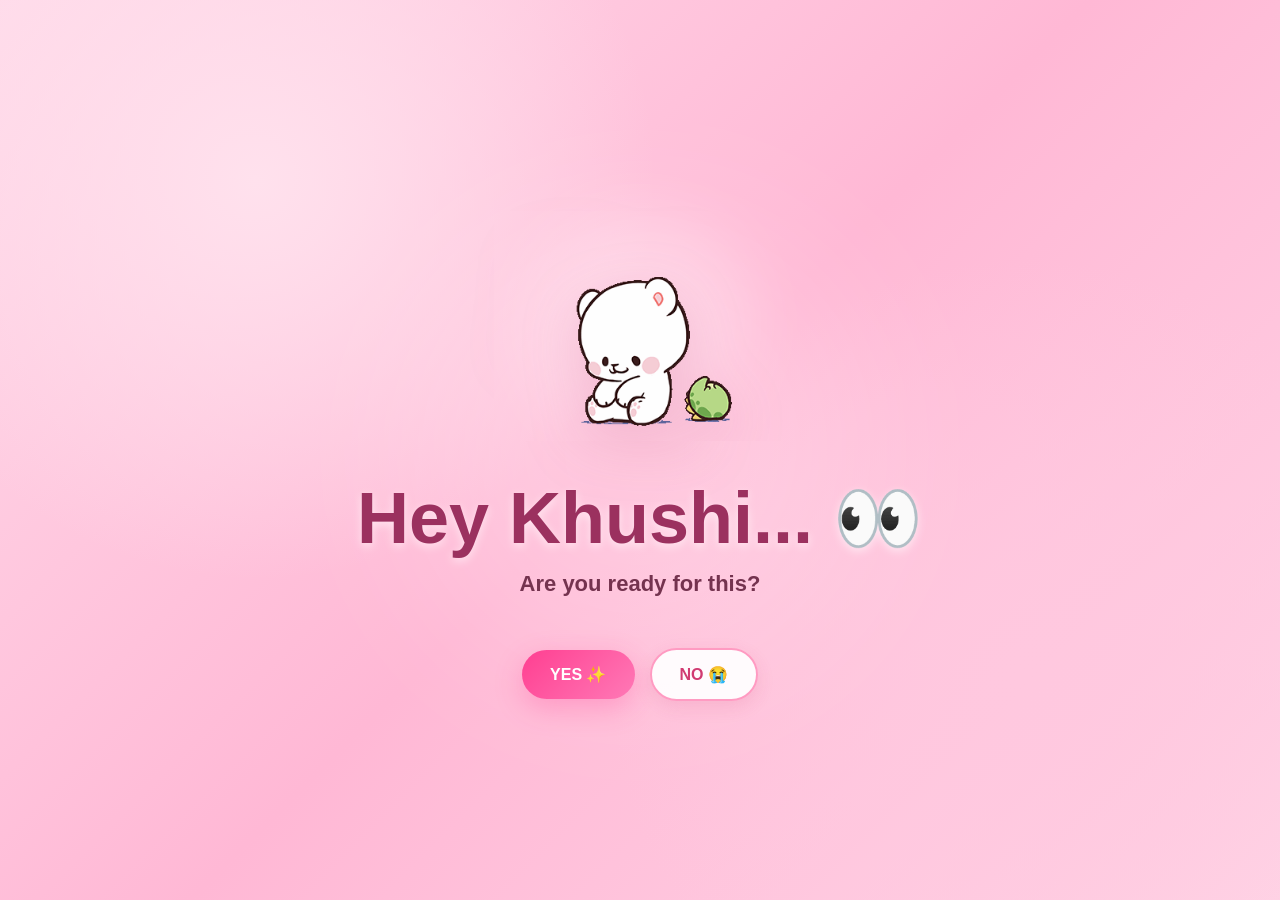
<file: index.html>
<!DOCTYPE html>
<html lang="en">

<head>

    <meta charset="UTF-8">

    <meta
        name="viewport"
        content="width=device-width, initial-scale=1.0"
    >

    <title>For Khushi ❤️</title>

    <link
        rel="stylesheet"
        href="style.css"
    >

</head>


<body>

    <!-- Floating hearts and flowers -->
    <div
        class="floating-elements"
        id="floatingElements"
    ></div>


    <!-- Main page -->
    <main class="page">


        <!-- GIF -->
        <div class="gif-container">

            <img
                id="reactionGif"
                src="assets\gifs\panda7.gif"
                alt="Cute panda reaction"
            >

        </div>


        <!-- Fixed title -->
        <h1 id="title">

            Hey Khushi...
            <span class="eyes">👀</span>

        </h1>


        <!-- Changing question -->
        <p id="question">

            Are you ready for this?

        </p>


        <!-- Buttons -->
        <div class="buttons">


            <button
                id="yesButton"
                class="yes-button"
            >
                YES ✨
            </button>


            <button
                id="noButton"
                class="no-button"
            >
                NO 😭
            </button>


        </div>


    </main>


    <script src="script.js"></script>

</body>

</html>
</file>
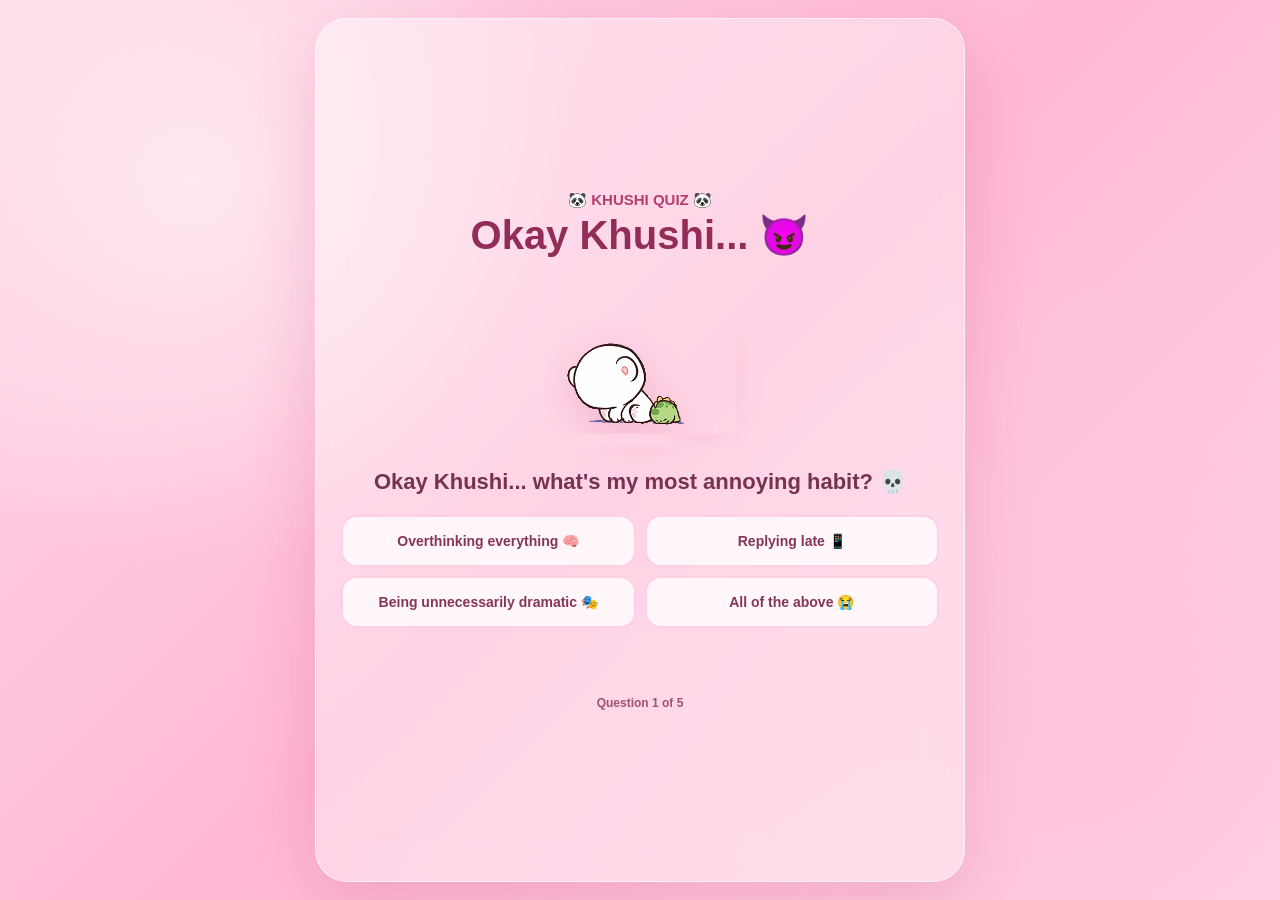
<file: page2.html>
<!DOCTYPE html>
<html lang="en">

<head>

    <meta charset="UTF-8">

    <meta
        name="viewport"
        content="width=device-width, initial-scale=1.0"
    >

    <title>Okay Khushi... 🐼</title>


    <style>

        /* =========================================
           RESET
        ========================================= */

        * {
            margin: 0;
            padding: 0;
            box-sizing: border-box;
        }


        /* =========================================
           BODY
        ========================================= */

        body {

            min-height: 100vh;

            overflow: hidden;

            font-family:
                Arial,
                Helvetica,
                sans-serif;

            color: #74334f;

            background:
                radial-gradient(
                    circle at 15% 20%,
                    #ffe8f1,
                    transparent 30%
                ),
                radial-gradient(
                    circle at 85% 80%,
                    #ffc5dc,
                    transparent 35%
                ),
                linear-gradient(
                    135deg,
                    #ffdbea,
                    #ffb8d5,
                    #ffd8e8
                );

            display: flex;

            justify-content: center;

            align-items: center;

            padding: 15px;
        }


        /* =========================================
           FLOATING BACKGROUND
        ========================================= */

        .background {

            position: fixed;

            inset: 0;

            overflow: hidden;

            pointer-events: none;

            z-index: 0;
        }


        .particle {

            position: absolute;

            bottom: -40px;

            opacity: 0;

            animation:
                floatUp
                linear
                forwards;
        }


        @keyframes floatUp {

            0% {

                transform:
                    translateY(0)
                    rotate(0deg)
                    scale(.7);

                opacity: 0;

            }

            15% {

                opacity: .7;

            }

            100% {

                transform:
                    translateY(-115vh)
                    rotate(360deg)
                    scale(1.1);

                opacity: 0;
            }
        }


        /* =========================================
           MAIN CARD
        ========================================= */

        .quiz-card {

            width:
                min(
                    650px,
                    100%
                );

            height: 96vh;

            max-height: 96vh;

            overflow: hidden;

            display: flex;

            flex-direction: column;

            justify-content: center;

            background:
                rgba(
                    255,
                    255,
                    255,
                    .38
                );

            backdrop-filter:
                blur(18px);

            -webkit-backdrop-filter:
                blur(18px);

            border:
                1px solid
                rgba(
                    255,
                    255,
                    255,
                    .55
                );

            border-radius: 32px;

            padding:
                18px 25px;

            text-align: center;

            box-shadow:
                0 25px 70px
                rgba(
                    180,
                    40,
                    100,
                    .18
                );

            position: relative;

            z-index: 2;
        }


        /* =========================================
           SMALL TITLE
        ========================================= */

        .small-title {

            font-size: 15px;

            font-weight: 700;

            color: #b43e70;

            margin-bottom: 3px;
        }


        /* =========================================
           MAIN TITLE
        ========================================= */

        h1 {

            font-size:
                clamp(
                    27px,
                    5vw,
                    40px
                );

            color: #922d5a;

            margin-bottom: 5px;
        }


        /* =========================================
           GIF
        ========================================= */

        .gif-wrapper {

            width: 190px;

            height: 190px;

            margin:
                0 auto 4px;

            display: flex;

            justify-content: center;

            align-items: center;

            flex-shrink: 0;
        }


        .gif-wrapper img {

            max-width: 100%;

            max-height: 100%;

            object-fit: contain;

            border-radius: 20px;

            filter:
                drop-shadow(
                    0 12px 20px
                    rgba(
                        180,
                        40,
                        100,
                        .16
                    )
                );

            transition:
                opacity .25s ease,
                transform .3s ease;
        }


        .gif-out {

            opacity: 0;

            transform:
                scale(.8)
                rotate(-4deg);
        }


        .gif-in {

            animation:
                gifIn
                .45s
                ease;
        }


        @keyframes gifIn {

            0% {

                opacity: 0;

                transform:
                    scale(.75)
                    rotate(4deg);

            }

            60% {

                opacity: 1;

                transform:
                    scale(1.07)
                    rotate(-2deg);

            }

            100% {

                opacity: 1;

                transform:
                    scale(1)
                    rotate(0);
            }
        }


        /* =========================================
           QUESTION
        ========================================= */

        .question {

            font-size:
                clamp(
                    17px,
                    3.5vw,
                    22px
                );

            font-weight: 700;

            min-height: 48px;

            display: flex;

            justify-content: center;

            align-items: center;

            margin-bottom: 7px;

            line-height: 1.25;
        }


        /* =========================================
           ANSWERS
        ========================================= */

        .answers {

            display: grid;

            grid-template-columns:
                repeat(
                    2,
                    minmax(0, 1fr)
                );

            gap: 9px;

            margin-top: 2px;
        }


        .answer {

            border: none;

            border-radius: 16px;

            padding:
                11px 10px;

            min-height: 52px;

            background:
                rgba(
                    255,
                    255,
                    255,
                    .78
                );

            color: #853557;

            font-size: 14px;

            font-weight: 700;

            cursor: pointer;

            border:
                2px solid
                rgba(
                    255,
                    137,
                    181,
                    .35
                );

            transition:
                transform .25s ease,
                background .25s ease,
                box-shadow .25s ease;
        }


        .answer:hover {

            transform:
                translateY(-3px)
                scale(1.02);

            background:
                #fff4f8;

            box-shadow:
                0 8px 20px
                rgba(
                    190,
                    50,
                    110,
                    .15
                );
        }


        .answer:active {

            transform:
                scale(.96);
        }


        /* =========================================
           REACTION
        ========================================= */

        .reaction {

            min-height: 55px;

            display: flex;

            flex-direction: column;

            justify-content: center;

            align-items: center;

            margin-top: 5px;

            opacity: 0;

            transform:
                translateY(8px);

            transition:
                opacity .3s ease,
                transform .3s ease;
        }


        .reaction.show {

            opacity: 1;

            transform:
                translateY(0);
        }


        .reaction-text {

            font-size: 18px;

            font-weight: 800;

            color: #a62f62;

            margin-bottom: 2px;
        }


        .reaction-subtext {

            font-size: 13px;

            color: #8a4a65;
        }


        /* =========================================
           NEXT BUTTON
        ========================================= */

        .next-button {

            display: none;

            margin:
                6px auto 0;

            padding:
                11px 28px;

            border: none;

            border-radius: 50px;

            background:
                linear-gradient(
                    135deg,
                    #ff3f91,
                    #ff79b6
                );

            color: white;

            font-size: 15px;

            font-weight: 800;

            cursor: pointer;

            box-shadow:
                0 10px 25px
                rgba(
                    255,
                    50,
                    140,
                    .25
                );

            transition:
                transform .25s ease;
        }


        .next-button:hover {

            transform:
                translateY(-3px)
                scale(1.04);
        }


        .next-button.show {

            display: inline-block;

            animation:
                buttonAppear
                .4s
                ease;
        }


        @keyframes buttonAppear {

            0% {

                opacity: 0;

                transform:
                    translateY(10px)
                    scale(.8);
            }

            100% {

                opacity: 1;

                transform:
                    translateY(0)
                    scale(1);
            }
        }


        /* =========================================
           PROGRESS
        ========================================= */

        .progress {

            margin-top: 8px;

            font-size: 12px;

            color: #a05272;

            font-weight: 700;
        }


        /* =========================================
           FINAL SCREEN
        ========================================= */

        .final-screen {

            display: none;
        }


        .final-screen.show {

            display: block;

            animation:
                finalAppear
                .6s
                ease;
        }


        @keyframes finalAppear {

            0% {

                opacity: 0;

                transform:
                    scale(.9);
            }

            100% {

                opacity: 1;

                transform:
                    scale(1);
            }
        }


        .final-screen h2 {

            font-size:
                clamp(
                    30px,
                    7vw,
                    48px
                );

            color: #a32e62;

            margin-bottom: 12px;
        }


        .final-screen p {

            font-size: 18px;

            line-height: 1.5;

            color: #7d3d5b;

            margin-bottom: 20px;
        }


        .continue-button {

            border: none;

            border-radius: 50px;

            padding:
                14px 30px;

            background:
                linear-gradient(
                    135deg,
                    #ff3f91,
                    #ff79b6
                );

            color: white;

            font-weight: 800;

            font-size: 16px;

            cursor: pointer;

            box-shadow:
                0 10px 30px
                rgba(
                    255,
                    50,
                    140,
                    .3
                );
        }


        /* =========================================
           MOBILE
        ========================================= */

        @media (
            max-width: 550px
        ) {

            body {

                padding: 8px;
            }


            .quiz-card {

                height: 97vh;

                max-height: 97vh;

                padding:
                    12px 12px;

                border-radius: 24px;
            }


            .small-title {

                font-size: 13px;
            }


            h1 {

                font-size: 28px;
            }


            .gif-wrapper {

                width: 155px;

                height: 155px;
            }


            .question {

                font-size: 17px;

                min-height: 45px;
            }


            .answers {

                grid-template-columns:
                    1fr;

                gap: 7px;
            }


            .answer {

                min-height: 45px;

                padding:
                    9px 8px;

                font-size: 13px;
            }


            .reaction {

                min-height: 50px;
            }


            .reaction-text {

                font-size: 16px;
            }


            .reaction-subtext {

                font-size: 12px;
            }


            .next-button {

                padding:
                    10px 25px;

                font-size: 14px;
            }

        }


        /* =========================================
           VERY SMALL PHONES
        ========================================= */

        @media (
            max-height: 700px
        ) {

            .gif-wrapper {

                width: 125px;

                height: 125px;
            }


            .quiz-card {

                padding:
                    8px 12px;
            }


            h1 {

                font-size: 25px;
            }


            .question {

                min-height: 38px;

                font-size: 16px;
            }


            .answer {

                min-height: 40px;

                padding:
                    7px;
            }


            .reaction {

                min-height: 43px;

                margin-top: 2px;
            }


            .reaction-text {

                font-size: 15px;
            }


            .progress {

                margin-top: 4px;
            }

        }

    </style>

</head>


<body>


    <!-- =========================================
         FLOATING BACKGROUND
    ========================================== -->

    <div
        class="background"
        id="background"
    ></div>


    <!-- =========================================
         QUIZ CARD
    ========================================== -->

    <main
        class="quiz-card"
        id="quizCard"
    >


        <div class="small-title">
            🐼 KHUSHI QUIZ 🐼
        </div>


        <h1>
            Okay Khushi... 😈
        </h1>


        <!-- GIF -->

        <div class="gif-wrapper">

            <img
                id="reactionGif"
                src="assets/gifs/panda7.gif"
                alt="Panda reaction"
            >

        </div>


        <!-- QUESTION -->

        <div
            class="question"
            id="question"
        ></div>


        <!-- ANSWERS -->

        <div
            class="answers"
            id="answers"
        ></div>


        <!-- REACTION -->

        <div
            class="reaction"
            id="reaction"
        >

            <div
                class="reaction-text"
                id="reactionText"
            ></div>

            <div
                class="reaction-subtext"
                id="reactionSubtext"
            ></div>

        </div>


        <!-- NEXT -->

        <button
            class="next-button"
            id="nextButton"
        >
            NEXT → 💗
        </button>


        <!-- PROGRESS -->

        <div
            class="progress"
            id="progress"
        ></div>


        <!-- FINAL -->

        <div
            class="final-screen"
            id="finalScreen"
        >

            <h2>
                YOU SURVIVED 😂
            </h2>

            <p>
                Okay... maybe you know me
                better than I thought. 👀
            </p>

            <button
                class="continue-button"
                onclick="goToPage3()"
            >
                CONTINUE 💗
            </button>

        </div>


    </main>


    <script>

        /* =========================================
           QUESTIONS
        ========================================= */

        const questions = [

            {
                question:
                    "Okay Khushi... what's my most annoying habit? 💀",

                answers: [

                    {
                        text:
                            "Overthinking everything 🧠",

                        gif:
                            "q1thinking.gif",

                        reaction:
                            "BRO... REALLY? 😭",

                        sub:
                            "Okay, that's actually accurate."
                    },

                    {
                        text:
                            "Replying late 📱",

                        gif:
                            "q1waiting.gif",

                        reaction:
                            "YOU DID NOT JUST SAY THAT 💀",

                        sub:
                            "I prefer the term 'strategic replying.'"
                    },

                    {
                        text:
                            "Being unnecessarily dramatic 🎭",

                        gif:
                            "q1dramatic.gif",

                        reaction:
                            "EXCUSE ME?! 😭",

                        sub:
                            "Me? Dramatic? Never."
                    },

                    {
                        text:
                            "All of the above 😭",

                        gif:
                            "q1dead.gif",

                        reaction:
                            "💀 I KNEW YOU'D PICK THIS",

                        sub:
                            "At least you're honest."
                    }

                ]
            },


            {
                question:
                    "Be honest... who is more dramatic? 👀",

                answers: [

                    {
                        text:
                            "Obviously you 😌",

                        gif:
                            "q2Smug.gif",

                        reaction:
                            "LOOK AT YOU BEING CONFIDENT 😌",

                        sub:
                            "I respect the confidence."
                    },

                    {
                        text:
                            "Obviously me 😭",

                        gif:
                            "q2Shocked.gif",

                        reaction:
                            "WAIT... YOU ADMITTED IT?! 😱",

                        sub:
                            "Character development."
                    },

                    {
                        text:
                            "Both of us 💀",

                        gif:
                            "q2fighting panda.gif",

                        reaction:
                            "NOW THIS IS ACCURATE 😂",

                        sub:
                            "Two dramatic people. One friendship."
                    },

                    {
                        text:
                            "I'm not answering this 😂",

                        gif:
                            "q2Scared.gif",

                        reaction:
                            "RUNNING AWAY FROM THE TRUTH? 😭",

                        sub:
                            "Interesting strategy, Khushi."
                    }

                ]
            },


            {
                question:
                    "If I suddenly disappear for 6 hours, what are you most likely to think? 📱",

                answers: [

                    {
                        text:
                            "He's sleeping 😴",

                        gif:
                            "q3Sleepingpanda.gif",

                        reaction:
                            "YOU KNOW ME TOO WELL 😴",

                        sub:
                            "Honestly... probably."
                    },

                    {
                        text:
                            "He's busy",

                        gif:
                            "q3Working.gif",

                        reaction:
                            "LOOK AT YOU GIVING ME THE BENEFIT OF THE DOUBT 😂",

                        sub:
                            "That's actually nice of you."
                    },

                    {
                        text:
                            "Something happened 💀",

                        gif:
                            "q3Panicking.gif",

                        reaction:
                            "WHY ARE WE PANICKING?! 😭",

                        sub:
                            "I promise I'm probably just sleeping."
                    },

                    {
                        text:
                            "Finally, some peace 😂",

                        gif:
                            "q3Happy.gif",

                        reaction:
                            "WOW. JUST WOW. 💀",

                        sub:
                            "So that's how you really feel?"
                    }

                ]
            },


            {
                question:
                    "We are stuck in a zombie apocalypse. Who survives longer? 🧟",

                answers: [

                    {
                        text:
                            "Me 😎",

                        gif:
                            "q4Hero.gif",

                        reaction:
                            "THE CONFIDENCE 😎",

                        sub:
                            "Okay superhero."
                    },

                    {
                        text:
                            "You 🗿",

                        gif:
                            "q4Strong.gif",

                        reaction:
                            "FINALLY SOME RESPECT 💪",

                        sub:
                            "I knew you'd choose wisely."
                    },

                    {
                        text:
                            "Neither of us 💀",

                        gif:
                            "q4Dead.gif",

                        reaction:
                            "AT LEAST WE'LL DIE TOGETHER 💀",

                        sub:
                            "Friendship goals, I guess?"
                    },

                    {
                        text:
                            "I'll sacrifice you first 😭",

                        gif:
                            "q4Evil.gif",

                        reaction:
                            "KHUSHI?! 😭",

                        sub:
                            "I am remembering this."
                    }

                ]
            },


            {
                question:
                    "Okay, enough roasting me... 😭 What do you think I appreciate the most about you?",

                answers: [

                    {
                        text:
                            "That you listen",

                        gif:
                            "q5Cute.gif",

                        reaction:
                            "AWW... 🥺",

                        sub:
                            "That's actually really sweet."
                    },

                    {
                        text:
                            "That you stay",

                        gif:
                            "q5Emotional.gif",

                        reaction:
                            "OKAY... THAT ONE HIT 🥹",

                        sub:
                            "Moving on before this gets emotional."
                    },

                    {
                        text:
                            "That you tolerate my nonsense 💀",

                        gif:
                            "q5Happy.gif",

                        reaction:
                            "HONESTLY... YES 😂",

                        sub:
                            "You deserve an award."
                    },

                    {
                        text:
                            "All of the above 🥹",

                        gif:
                            "q5hugging.gif",

                        reaction:
                            "OKAY KHUSHI... 🥹🫂",

                        sub:
                            "Maybe you do know me after all."
                    }

                ]
            }

        ];


        /* =========================================
           STATE
        ========================================= */

        let currentQuestion = 0;

        let answered = false;


        /* =========================================
           ELEMENTS
        ========================================= */

        const gif =
            document.getElementById(
                "reactionGif"
            );

        const question =
            document.getElementById(
                "question"
            );

        const answers =
            document.getElementById(
                "answers"
            );

        const reaction =
            document.getElementById(
                "reaction"
            );

        const reactionText =
            document.getElementById(
                "reactionText"
            );

        const reactionSubtext =
            document.getElementById(
                "reactionSubtext"
            );

        const nextButton =
            document.getElementById(
                "nextButton"
            );

        const progress =
            document.getElementById(
                "progress"
            );

        const finalScreen =
            document.getElementById(
                "finalScreen"
            );


        /* =========================================
           LOAD QUESTION
        ========================================= */

        function loadQuestion() {

            answered = false;


            const data =
                questions[
                    currentQuestion
                ];


            question.textContent =
                data.question;


            progress.textContent =
                `Question ${
                    currentQuestion + 1
                } of ${
                    questions.length
                }`;


            answers.innerHTML =
                "";


            reaction.classList.remove(
                "show"
            );


            nextButton.classList.remove(
                "show"
            );


            data.answers.forEach(
                (answer) => {

                    const button =
                        document.createElement(
                            "button"
                        );


                    button.className =
                        "answer";


                    button.textContent =
                        answer.text;


                    button.addEventListener(
                        "click",
                        () => {

                            chooseAnswer(
                                answer,
                                button
                            );

                        }
                    );


                    answers.appendChild(
                        button
                    );

                }
            );

        }


        /* =========================================
           CHOOSE ANSWER
        ========================================= */

        function chooseAnswer(
            answer,
            clickedButton
        ) {

            if (answered) {

                return;

            }


            answered = true;


            /* Disable answers */

            document
                .querySelectorAll(
                    ".answer"
                )
                .forEach(
                    (button) => {

                        button.disabled =
                            true;

                    }
                );


            /* Highlight answer */

            clickedButton.style.background =
                "#ffe4ef";


            clickedButton.style.transform =
                "scale(1.03)";


            /* GIF transition */

            gif.classList.add(
                "gif-out"
            );


            setTimeout(
                () => {

                    gif.src =
                        "assets/gifs/" +
                        answer.gif;


                    gif.classList.remove(
                        "gif-out"
                    );


                    gif.classList.remove(
                        "gif-in"
                    );


                    void gif.offsetWidth;


                    gif.classList.add(
                        "gif-in"
                    );

                },
                220
            );


            /* Reaction */

            reactionText.textContent =
                answer.reaction;


            reactionSubtext.textContent =
                answer.sub;


            setTimeout(
                () => {

                    reaction.classList.add(
                        "show"
                    );

                    nextButton.classList.add(
                        "show"
                    );

                },
                300
            );

        }


        /* =========================================
           NEXT BUTTON
        ========================================= */

        nextButton.addEventListener(
            "click",
            () => {

                currentQuestion++;


                if (
                    currentQuestion >=
                    questions.length
                ) {

                    showFinal();

                    return;

                }


                loadQuestion();

            }
        );


        /* =========================================
           FINAL SCREEN
        ========================================= */

        function showFinal() {

            question.style.display =
                "none";


            answers.style.display =
                "none";


            reaction.style.display =
                "none";


            nextButton.style.display =
                "none";


            progress.style.display =
                "none";


            gif.src =
                "assets/gifs/q5hugging.gif";


            finalScreen.classList.add(
                "show"
            );


            createFinalParticles();

        }


        /* =========================================
           PAGE 3
        ========================================= */

        function goToPage3() {

            window.location.href =
                "page3.html";

        }


        /* =========================================
           FLOATING PARTICLES
        ========================================= */

        const symbols = [

            "🌸",
            "🌷",
            "💗",
            "💕",
            "✨",
            "💖"

        ];


        function createParticle() {

            const particle =
                document.createElement(
                    "div"
                );


            particle.className =
                "particle";


            particle.textContent =
                symbols[
                    Math.floor(
                        Math.random() *
                        symbols.length
                    )
                ];


            particle.style.left =
                Math.random() *
                100 +
                "%";


            particle.style.fontSize =
                (
                    15 +
                    Math.random() *
                    20
                ) +
                "px";


            const duration =
                7 +
                Math.random() *
                7;


            particle.style.animationDuration =
                duration +
                "s";


            document
                .getElementById(
                    "background"
                )
                .appendChild(
                    particle
                );


            setTimeout(
                () => {

                    particle.remove();

                },
                (duration + 1) * 1000
            );

        }


        /* Start particles */

        setInterval(
            createParticle,
            700
        );


        for (
            let i = 0;
            i < 6;
            i++
        ) {

            setTimeout(
                createParticle,
                i * 250
            );

        }


        /* =========================================
           INITIALIZE
        ========================================= */

        loadQuestion();

    </script>

</body>

</html>
</file>
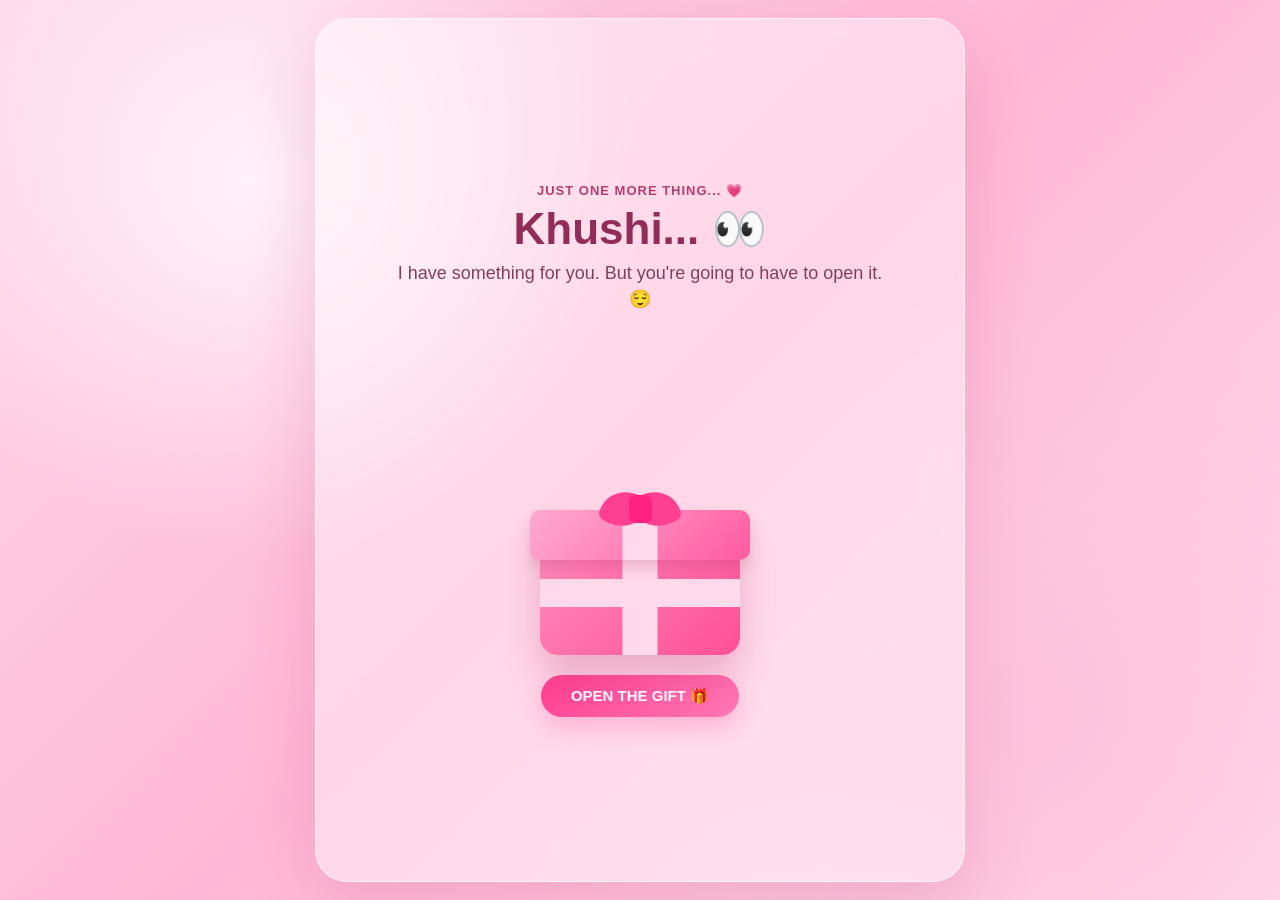
<file: page3.html>
<!DOCTYPE html>
<html lang="en">

<head>

    <meta charset="UTF-8">

    <meta name="viewport" content="width=device-width, initial-scale=1.0">

    <title>For Khushi 💗</title>

    <style>

        * {
            margin: 0;
            padding: 0;
            box-sizing: border-box;
        }

        body {

            min-height: 100vh;

            overflow: hidden;

            font-family:
                Arial,
                Helvetica,
                sans-serif;

            display: flex;

            justify-content: center;

            align-items: center;

            padding: 15px;

            background:
                radial-gradient(
                    circle at 20% 20%,
                    #fff2f8,
                    transparent 30%
                ),
                radial-gradient(
                    circle at 80% 80%,
                    #ffc2dc,
                    transparent 35%
                ),
                linear-gradient(
                    135deg,
                    #ffd9e9,
                    #ffb8d5,
                    #ffdcea
                );

            color: #74334f;
        }


        /* =========================================
           FLOATING BACKGROUND
        ========================================= */

        .background {

            position: fixed;

            inset: 0;

            overflow: hidden;

            pointer-events: none;

            z-index: 0;
        }


        .background span {

            position: absolute;

            bottom: -40px;

            animation:
                floatUp
                linear
                forwards;

            opacity: 0;
        }


        @keyframes floatUp {

            0% {

                transform:
                    translateY(0)
                    rotate(0deg)
                    scale(.7);

                opacity: 0;
            }

            15% {

                opacity: .7;
            }

            100% {

                transform:
                    translateY(-115vh)
                    rotate(360deg)
                    scale(1.1);

                opacity: 0;
            }
        }


        /* =========================================
           CARD
        ========================================= */

        .card {

            position: relative;

            z-index: 2;

            width:
                min(
                    650px,
                    100%
                );

            height: 96vh;

            max-height: 96vh;

            overflow: hidden;

            display: flex;

            flex-direction: column;

            justify-content: center;

            align-items: center;

            text-align: center;

            padding: 20px;

            border-radius: 32px;

            background:
                rgba(
                    255,
                    255,
                    255,
                    .42
                );

            backdrop-filter:
                blur(18px);

            -webkit-backdrop-filter:
                blur(18px);

            border:
                1px solid
                rgba(
                    255,
                    255,
                    255,
                    .65
                );

            box-shadow:
                0 25px 70px
                rgba(
                    180,
                    40,
                    100,
                    .18
                );
        }


        /* =========================================
           HEADER
        ========================================= */

        .small-title {

            font-size: 13px;

            font-weight: 800;

            letter-spacing: 1px;

            color: #b43e70;

            margin-bottom: 5px;
        }


        h1 {

            font-size:
                clamp(
                    30px,
                    6vw,
                    44px
                );

            color: #922d5a;

            margin-bottom: 6px;
        }


        .intro {

            font-size:
                clamp(
                    15px,
                    3.5vw,
                    18px
                );

            color: #80405d;

            line-height: 1.4;

            max-width: 500px;

            margin-bottom: 8px;
        }


        /* =========================================
           GIFT AREA
        ========================================= */

        .gift-area {

            position: relative;

            width: 350px;

            height: 350px;

            display: flex;

            justify-content: center;

            align-items: flex-end;

            margin-bottom: 5px;
        }


        /* =========================================
           SPARKLES
        ========================================= */

        .sparkles {

            position: absolute;

            inset: 0;

            pointer-events: none;

            z-index: 20;
        }


        .sparkle {

            position: absolute;

            font-size: 25px;

            opacity: 0;

            transform:
                scale(.2);
        }


        .sparkle.show {

            animation:
                sparklePop
                .9s
                ease-out
                forwards;
        }


        @keyframes sparklePop {

            0% {

                opacity: 0;

                transform:
                    translate(
                        0,
                        30px
                    )
                    scale(.2);
            }

            40% {

                opacity: 1;
            }

            100% {

                opacity: 0;

                transform:
                    translate(
                        var(--x),
                        var(--y)
                    )
                    scale(1.2)
                    rotate(180deg);
            }
        }


        /* =========================================
           GIFT
        ========================================= */

        .gift {

            position: absolute;

            left: 50%;

            bottom: 15px;

            transform:
                translateX(-50%);

            width: 220px;

            height: 180px;

            cursor: pointer;

            animation:
                giftIdle
                2.2s
                ease-in-out
                infinite;

            transform-origin:
                bottom center;

            z-index: 5;
        }


        @keyframes giftIdle {

            0%,
            100% {

                transform:
                    translateX(-50%)
                    translateY(0)
                    rotate(0deg);
            }

            50% {

                transform:
                    translateX(-50%)
                    translateY(-8px)
                    rotate(-1deg);
            }
        }


        /* =========================================
           BOX
        ========================================= */

        .box {

            position: absolute;

            left: 10px;

            bottom: 0;

            width: 200px;

            height: 130px;

            border-radius:
                8px 8px 18px 18px;

            background:
                linear-gradient(
                    135deg,
                    #ff8fbc,
                    #ff4f96
                );

            box-shadow:
                0 20px 35px
                rgba(
                    180,
                    30,
                    90,
                    .25
                );

            overflow: hidden;

            z-index: 2;
        }


        /* Vertical ribbon */

        .box::before {

            content: "";

            position: absolute;

            left: 50%;

            top: 0;

            transform:
                translateX(-50%);

            width: 35px;

            height: 100%;

            background:
                #ffdaea;
        }


        /* Horizontal ribbon */

        .box::after {

            content: "";

            position: absolute;

            left: 0;

            top: 42%;

            width: 100%;

            height: 28px;

            background:
                #ffdaea;
        }


        /* =========================================
           LID
        ========================================= */

        .lid {

            position: absolute;

            left: 0;

            top: 35px;

            width: 220px;

            height: 50px;

            border-radius: 10px;

            background:
                linear-gradient(
                    135deg,
                    #ffaad0,
                    #ff5ba0
                );

            box-shadow:
                0 8px 15px
                rgba(
                    160,
                    30,
                    90,
                    .2
                );

            z-index: 7;

            transition:
                transform
                .8s
                cubic-bezier(
                    .17,
                    .67,
                    .3,
                    1.3
                );
        }


        .lid::before {

            content: "";

            position: absolute;

            left: 50%;

            top: 0;

            transform:
                translateX(-50%);

            width: 35px;

            height: 100%;

            background:
                #ffdaea;
        }


        /* =========================================
           BOW
        ========================================= */

        .bow {

            position: absolute;

            z-index: 10;

            top: 3px;

            left: 50%;

            transform:
                translateX(-50%);

            width: 75px;

            height: 65px;

            transition:
                transform
                .8s
                cubic-bezier(
                    .17,
                    .67,
                    .3,
                    1.3
                );
        }


        .bow-left,
        .bow-right {

            position: absolute;

            top: 12px;

            width: 43px;

            height: 38px;

            background:
                #ff3f91;

            border-radius:
                70% 20% 70% 20%;
        }


        .bow-left {

            left: 0;

            transform:
                rotate(25deg);
        }


        .bow-right {

            right: 0;

            transform:
                scaleX(-1)
                rotate(25deg);
        }


        .bow-center {

            position: absolute;

            left: 50%;

            top: 17px;

            transform:
                translateX(-50%);

            width: 23px;

            height: 28px;

            border-radius: 7px;

            background:
                #ff207f;

            z-index: 2;
        }


        /* =========================================
           OPEN GIFT
        ========================================= */

        .gift.open {

            animation: none;
        }


        .gift.open .lid {

            transform:
                translateY(-125px)
                rotate(-8deg);
        }


        .gift.open .bow {

            transform:
                translate(
                    -50%,
                    -125px
                )
                rotate(-12deg);
        }


        .gift.open .box {

            box-shadow:
                0 0 30px
                rgba(
                    255,
                    70,
                    160,
                    .55
                ),
                0 20px 35px
                rgba(
                    180,
                    30,
                    90,
                    .25
                );
        }


        /* =========================================
           COMPLIMENT POPUP
        ========================================= */

        .compliment {

            position: absolute;

            z-index: 15;

            left: 50%;

            top: 135px;

            transform:
                translate(-50%, 55px)
                scale(.25);

            width:
                min(
                    500px,
                    92%
                );

            min-height: 90px;

            display: flex;

            flex-direction: column;

            justify-content: center;

            align-items: center;

            text-align: center;

            opacity: 0;

            pointer-events: none;

            transition:
                opacity .25s ease,
                transform .7s cubic-bezier(
                    .17,
                    .67,
                    .3,
                    1.35
                );
        }


        .compliment.show {

            opacity: 1;

            transform:
                translate(-50%, -95px)
                scale(1);
        }


        .compliment-text {

            position: relative;

            padding:
                13px 21px;

            border-radius: 20px;

            background:
                rgba(
                    255,
                    255,
                    255,
                    .97
                );

            color: #9c3262;

            font-size:
                clamp(
                    17px,
                    4vw,
                    23px
                );

            font-weight: 800;

            line-height: 1.4;

            box-shadow:
                0 15px 35px
                rgba(
                    180,
                    40,
                    100,
                    .2
                );

            border:
                2px solid
                rgba(
                    255,
                    130,
                    180,
                    .45
                );
        }


        /* Little pointer toward the gift */

        .compliment-text::after {

            content: "";

            position: absolute;

            left: 50%;

            bottom: -12px;

            transform:
                translateX(-50%);

            width: 0;

            height: 0;

            border-left:
                12px solid transparent;

            border-right:
                12px solid transparent;

            border-top:
                14px solid
                rgba(
                    255,
                    255,
                    255,
                    .97
                );
        }


        .compliment-number {

            margin-top: 7px;

            font-size: 11px;

            font-weight: 700;

            color: #ae5a79;
        }


        /* =========================================
           BUTTON
        ========================================= */

        .button {

            border: none;

            border-radius: 50px;

            padding:
                12px 30px;

            background:
                linear-gradient(
                    135deg,
                    #ff3f91,
                    #ff79b6
                );

            color: white;

            font-size: 15px;

            font-weight: 800;

            cursor: pointer;

            box-shadow:
                0 10px 25px
                rgba(
                    255,
                    50,
                    140,
                    .25
                );

            transition:
                transform .25s ease,
                box-shadow .25s ease;
        }


        .button:hover {

            transform:
                translateY(-3px)
                scale(1.04);

            box-shadow:
                0 15px 30px
                rgba(
                    255,
                    50,
                    140,
                    .32
                );
        }


        .button:active {

            transform:
                scale(.95);
        }


        /* =========================================
           FINAL
        ========================================= */

        .final {

            display: none;

            animation:
                finalAppear
                .7s
                ease;
        }


        .final.show {

            display: block;
        }


        @keyframes finalAppear {

            0% {

                opacity: 0;

                transform:
                    scale(.8)
                    translateY(20px);
            }

            100% {

                opacity: 1;

                transform:
                    scale(1)
                    translateY(0);
            }
        }


        .final h2 {

            font-size:
                clamp(
                    27px,
                    6vw,
                    40px
                );

            color: #9c3262;

            margin-bottom: 10px;
        }


        .final p {

            color: #80405d;

            font-size: 17px;

            line-height: 1.55;

            margin-bottom: 12px;
        }


        /* =========================================
           MOBILE
        ========================================= */

        @media (max-width: 550px) {

            .card {

                height: 97vh;

                padding: 12px;

                border-radius: 25px;
            }


            .gift-area {

                width: 310px;

                height: 310px;
            }


            .gift {

                transform:
                    translateX(-50%)
                    scale(.9);

                transform-origin:
                    bottom center;
            }


            .compliment {

                width: 285px;

                top: 120px;
            }


            .compliment.show {

                transform:
                    translate(-50%, -80px)
                    scale(.9);
            }

        }


        /* =========================================
           SHORT SCREENS
        ========================================= */

        @media (max-height: 700px) {

            .gift-area {

                height: 260px;
            }


            .gift {

                transform:
                    translateX(-50%)
                    scale(.75);
            }


            .compliment {

                top: 105px;
            }


            .compliment.show {

                transform:
                    translate(-50%, -70px)
                    scale(.8);
            }

        }

    </style>

</head>


<body>


    <!-- =========================================
         BACKGROUND
    ========================================= -->

    <div
        class="background"
        id="background"
    ></div>


    <!-- =========================================
         MAIN CARD
    ========================================= -->

    <main class="card">


        <div class="small-title">
            JUST ONE MORE THING... 💗
        </div>


        <h1>
            Khushi... 👀
        </h1>


        <p class="intro">
            I have something for you.
            But you're going to have to open it. 😌
        </p>


        <!-- =====================================
             GIFT AREA
        ====================================== -->

        <div class="gift-area">


            <!-- SPARKLES -->

            <div
                class="sparkles"
                id="sparkles"
            >

                <span
                    class="sparkle"
                    style="
                        left: 40%;
                        top: 30%;
                        --x: -100px;
                        --y: -100px;
                    "
                >
                    ✨
                </span>


                <span
                    class="sparkle"
                    style="
                        left: 55%;
                        top: 30%;
                        --x: 100px;
                        --y: -120px;
                    "
                >
                    ✨
                </span>


                <span
                    class="sparkle"
                    style="
                        left: 50%;
                        top: 35%;
                        --x: 0px;
                        --y: -150px;
                    "
                >
                    💗
                </span>


                <span
                    class="sparkle"
                    style="
                        left: 45%;
                        top: 40%;
                        --x: -130px;
                        --y: -40px;
                    "
                >
                    💕
                </span>


                <span
                    class="sparkle"
                    style="
                        left: 55%;
                        top: 40%;
                        --x: 130px;
                        --y: -50px;
                    "
                >
                    ✨
                </span>

            </div>


            <!-- =================================
                 GIFT
            ================================== -->

            <div
                class="gift"
                id="gift"
            >

                <div class="box"></div>

                <div class="lid"></div>

                <div class="bow">

                    <div class="bow-left"></div>

                    <div class="bow-right"></div>

                    <div class="bow-center"></div>

                </div>

            </div>


            <!-- =================================
                 POP-UP COMPLIMENT
            ================================== -->

            <div
                class="compliment"
                id="compliment"
            >

                <div
                    class="compliment-text"
                    id="complimentText"
                ></div>


                <div
                    class="compliment-number"
                    id="complimentNumber"
                ></div>

            </div>


        </div>


        <!-- =====================================
             BUTTON
        ====================================== -->

        <button
            class="button"
            id="actionButton"
        >
            OPEN THE GIFT 🎁
        </button>


        <!-- =====================================
             FINAL
        ====================================== -->

        <div
            class="final"
            id="final"
        >

            <h2>
                That's not even all of it. 🥹
            </h2>


            <p>
                I could probably fill this entire
                website telling you how amazing
                you are.
            </p>


            <p>
                But there's something else I want
                you to read...
            </p>


            <button
                class="button"
                onclick="goToPage4()"
            >
                ONE MORE THING 💌
            </button>

        </div>


    </main>


    <script>


        /* =========================================
           COMPLIMENTS
        ========================================= */

        const compliments = [

            "You're genuinely one of the kindest people I know. 🌸",

            "You have this amazing way of making people feel comfortable around you. 💗",

            "You somehow make even the most random moments memorable. ✨",

            "You listen when it actually matters... and that means more than you know. 🫂",

            "You tolerate my nonsense way more than you probably should. 😂",

            "And most importantly... you stayed. 💗"

        ];


        /* =========================================
           VARIABLES
        ========================================= */

        let current = 0;

        let opened = false;


        const gift =
            document.getElementById(
                "gift"
            );


        const actionButton =
            document.getElementById(
                "actionButton"
            );


        const compliment =
            document.getElementById(
                "compliment"
            );


        const complimentText =
            document.getElementById(
                "complimentText"
            );


        const complimentNumber =
            document.getElementById(
                "complimentNumber"
            );


        const final =
            document.getElementById(
                "final"
            );


        const sparkles =
            document.querySelectorAll(
                ".sparkle"
            );


        /* =========================================
           BUTTON
        ========================================= */

        actionButton.addEventListener(
            "click",
            function () {

                if (!opened) {

                    opened = true;

                    gift.classList.add(
                        "open"
                    );

                    actionButton.textContent =
                        "NEXT 💗";


                    sparkles.forEach(
                        sparkle => {

                            sparkle.classList.remove(
                                "show"
                            );

                            void sparkle.offsetWidth;

                            sparkle.classList.add(
                                "show"
                            );

                        }
                    );


                    setTimeout(
                        showNextCompliment,
                        450
                    );

                }

                else {

                    showNextCompliment();

                }

            }
        );


        /* =========================================
           SHOW COMPLIMENT
        ========================================= */

        function showNextCompliment() {

            if (
                current >=
                compliments.length
            ) {

                finishPage();

                return;

            }


            compliment.classList.remove(
                "show"
            );


            setTimeout(
                function () {

                    complimentText.textContent =
                        compliments[
                            current
                        ];


                    complimentNumber.textContent =
                        `${current + 1} / ${compliments.length}`;


                    compliment.classList.add(
                        "show"
                    );


                    createBurst();

                },
                150
            );


            current++;


            if (
                current >=
                compliments.length
            ) {

                actionButton.textContent =
                    "FINISH 💗";

            }

        }


        /* =========================================
           FINISH
        ========================================= */

        function finishPage() {

            actionButton.style.display =
                "none";


            compliment.classList.remove(
                "show"
            );


            setTimeout(
                function () {

                    final.classList.add(
                        "show"
                    );

                },
                300
            );


            createBigBurst();

        }


        /* =========================================
           PAGE 4
        ========================================= */

        function goToPage4() {

            window.location.href =
                "page4.html";

        }


        /* =========================================
           SMALL HEART BURST
        ========================================= */

        function createBurst() {

            const symbols = [
                "💗",
                "💕",
                "✨",
                "🌸"
            ];


            for (
                let i = 0;
                i < 8;
                i++
            ) {

                const item =
                    document.createElement(
                        "span"
                    );


                item.textContent =
                    symbols[
                        Math.floor(
                            Math.random() *
                            symbols.length
                        )
                    ];


                item.style.position =
                    "fixed";


                item.style.left =
                    "50%";


                item.style.top =
                    "45%";


                item.style.zIndex =
                    "50";


                item.style.fontSize =
                    "20px";


                item.style.pointerEvents =
                    "none";


                document.body.appendChild(
                    item
                );


                const angle =
                    (
                        Math.PI * 2 * i
                    ) / 8;


                const distance =
                    80 +
                    Math.random() *
                    60;


                const x =
                    Math.cos(angle) *
                    distance;


                const y =
                    Math.sin(angle) *
                    distance;


                item.animate(
                    [

                        {
                            transform:
                                "translate(-50%, -50%) scale(.2)",

                            opacity: 0
                        },

                        {
                            transform:
                                `translate(calc(-50% + ${x}px), calc(-50% + ${y}px)) scale(1.2)`,

                            opacity: 1
                        },

                        {
                            transform:
                                `translate(calc(-50% + ${x * 1.5}px), calc(-50% + ${y * 1.5}px)) scale(.6)`,

                            opacity: 0
                        }

                    ],
                    {

                        duration: 900,

                        easing: "ease-out"

                    }
                );


                setTimeout(
                    function () {

                        item.remove();

                    },
                    950
                );

            }

        }


        /* =========================================
           BIG FINAL BURST
        ========================================= */

        function createBigBurst() {

            const symbols = [

                "💗",
                "💕",
                "💖",
                "✨",
                "🌸",
                "🎀",
                "💐"

            ];


            for (
                let i = 0;
                i < 25;
                i++
            ) {

                setTimeout(
                    function () {

                        const item =
                            document.createElement(
                                "span"
                            );


                        item.textContent =
                            symbols[
                                Math.floor(
                                    Math.random() *
                                    symbols.length
                                )
                            ];


                        item.style.position =
                            "fixed";


                        item.style.left =
                            "50%";


                        item.style.top =
                            "45%";


                        item.style.zIndex =
                            "50";


                        item.style.fontSize =
                            (
                                18 +
                                Math.random() *
                                18
                            ) +
                            "px";


                        item.style.pointerEvents =
                            "none";


                        document.body.appendChild(
                            item
                        );


                        const angle =
                            Math.random() *
                            Math.PI *
                            2;


                        const distance =
                            100 +
                            Math.random() *
                            180;


                        const x =
                            Math.cos(angle) *
                            distance;


                        const y =
                            Math.sin(angle) *
                            distance;


                        item.animate(
                            [

                                {
                                    transform:
                                        "translate(-50%, -50%) scale(.2)",

                                    opacity: 0
                                },

                                {
                                    transform:
                                        `translate(calc(-50% + ${x}px), calc(-50% + ${y}px)) scale(1.2)`,

                                    opacity: 1
                                },

                                {
                                    transform:
                                        `translate(calc(-50% + ${x * 1.3}px), calc(-50% + ${y * 1.3}px)) scale(.6)`,

                                    opacity: 0
                                }

                            ],
                            {

                                duration: 1200,

                                easing:
                                    "cubic-bezier(.17,.67,.3,1)"

                            }
                        );


                        setTimeout(
                            function () {

                                item.remove();

                            },
                            1250
                        );

                    },
                    i * 35
                );

            }

        }


        /* =========================================
           BACKGROUND PARTICLES
        ========================================= */

        const backgroundSymbols = [

            "🌸",
            "💕",
            "💗",
            "✨",
            "🌷"

        ];


        function createBackgroundParticle() {

            const particle =
                document.createElement(
                    "span"
                );


            particle.textContent =
                backgroundSymbols[
                    Math.floor(
                        Math.random() *
                        backgroundSymbols.length
                    )
                ];


            particle.style.left =
                Math.random() *
                100 +
                "%";


            particle.style.fontSize =
                (
                    15 +
                    Math.random() *
                    18
                ) +
                "px";


            const duration =
                7 +
                Math.random() *
                7;


            particle.style.animationDuration =
                duration +
                "s";


            document
                .getElementById(
                    "background"
                )
                .appendChild(
                    particle
                );


            setTimeout(
                function () {

                    particle.remove();

                },
                (duration + 1) *
                1000
            );

        }


        setInterval(
            createBackgroundParticle,
            700
        );


        for (
            let i = 0;
            i < 7;
            i++
        ) {

            setTimeout(
                createBackgroundParticle,
                i * 250
            );

        }

    </script>

</body>

</html>
</file>
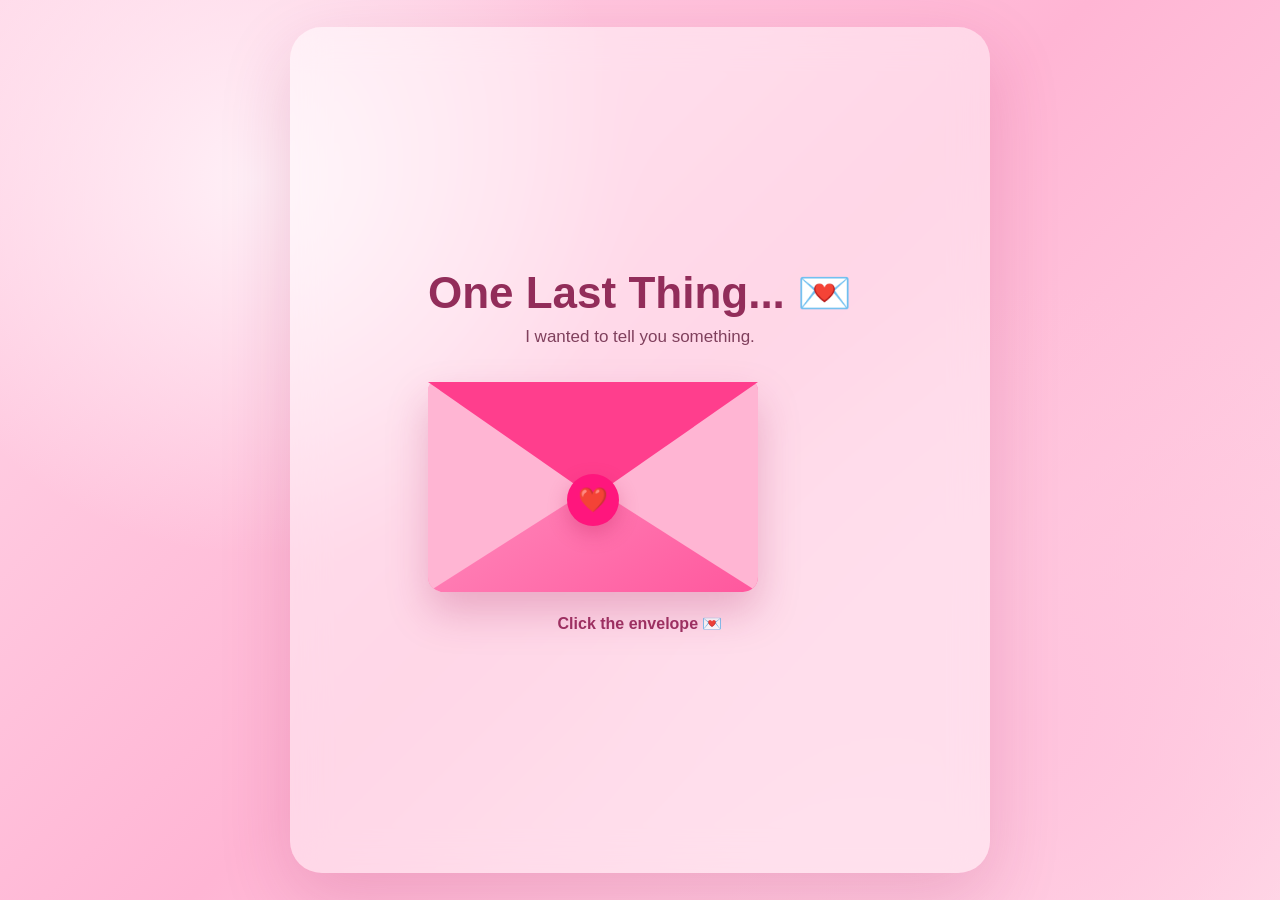
<file: page4.html>
<!DOCTYPE html>
<html lang="en">
<head>
<meta charset="UTF-8">
<meta name="viewport" content="width=device-width, initial-scale=1.0">

<title>One Last Thing 💌</title>

<style>

* {
    box-sizing: border-box;
    margin: 0;
    padding: 0;
}

body {
    min-height: 100vh;
    overflow: hidden;

    font-family: Arial, Helvetica, sans-serif;

    background:
        radial-gradient(circle at 20% 20%, #fff0f7, transparent 30%),
        radial-gradient(circle at 80% 80%, #ffc3dd, transparent 35%),
        linear-gradient(135deg, #ffd9e9, #ffb5d4, #ffdce9);

    display: flex;
    justify-content: center;
    align-items: center;

    color: #74334f;
}


/* =========================
   FLOATING BACKGROUND
========================= */

.background {
    position: fixed;
    inset: 0;
    overflow: hidden;
    pointer-events: none;
    z-index: 1;
}

.background span {
    position: absolute;
    bottom: -40px;
    opacity: 0;
    animation: floatUp linear forwards;
}

@keyframes floatUp {
    0% {
        transform: translateY(0) rotate(0deg);
        opacity: 0;
    }

    15% {
        opacity: .7;
    }

    100% {
        transform: translateY(-115vh) rotate(360deg);
        opacity: 0;
    }
}


/* =========================
   MAIN PAGE
========================= */

.page {
    position: relative;
    z-index: 5;

    width: min(700px, 94%);
    height: 94vh;

    border-radius: 32px;

    background: rgba(255,255,255,.45);

    backdrop-filter: blur(18px);
    -webkit-backdrop-filter: blur(18px);

    box-shadow:
        0 25px 70px rgba(160,30,90,.18);

    display: flex;
    flex-direction: column;
    justify-content: center;
    align-items: center;

    text-align: center;
    overflow: hidden;
}

.intro {
    transition:
        opacity .6s ease,
        transform .6s ease;
}

.intro.hide {
    opacity: 0;
    transform: scale(.8);
    pointer-events: none;
}

.title {
    color: #922d5a;

    font-size:
        clamp(28px, 6vw, 44px);

    margin-bottom: 8px;
}

.subtitle {
    color: #80405d;

    font-size:
        clamp(14px, 3vw, 17px);

    margin-bottom: 35px;
}


/* =========================
   ENVELOPE
========================= */

.envelope {
    position: relative;

    width: 330px;
    height: 210px;

    cursor: pointer;

    transition: transform .4s ease;
}

.envelope:hover {
    transform:
        translateY(-7px)
        scale(1.02);
}

.envelope.shake {
    animation:
        envelopeShake .65s ease;
}

@keyframes envelopeShake {

    0%,100% {
        transform: translateX(0);
    }

    20% {
        transform:
            translateX(-8px)
            rotate(-2deg);
    }

    40% {
        transform:
            translateX(8px)
            rotate(2deg);
    }

    60% {
        transform:
            translateX(-6px)
            rotate(-1deg);
    }

    80% {
        transform:
            translateX(6px)
            rotate(1deg);
    }
}


/* =========================
   ENVELOPE BODY
========================= */

.envelope-body {
    position: absolute;
    inset: 0;

    background:
        linear-gradient(
            145deg,
            #ff9bc6,
            #ff579d
        );

    border-radius:
        8px 8px 15px 15px;

    box-shadow:
        0 20px 40px rgba(170,30,90,.25);

    overflow: hidden;

    z-index: 2;
}

.envelope-body::before {
    content: "";

    position: absolute;

    left: 0;
    bottom: 0;

    width: 0;
    height: 0;

    border-left:
        165px solid #ffb5d3;

    border-top:
        105px solid transparent;

    border-bottom:
        105px solid transparent;
}

.envelope-body::after {
    content: "";

    position: absolute;

    right: 0;
    bottom: 0;

    width: 0;
    height: 0;

    border-right:
        165px solid #ffb5d3;

    border-top:
        105px solid transparent;

    border-bottom:
        105px solid transparent;
}


/* =========================
   FLAP
========================= */

.flap {
    position: absolute;

    top: 0;
    left: 0;

    width: 0;
    height: 0;

    border-left:
        165px solid transparent;

    border-right:
        165px solid transparent;

    border-top:
        115px solid #ff3e8d;

    transform-origin: top center;

    transition:
        transform .8s
        cubic-bezier(.17,.67,.3,1.2);

    z-index: 5;
}

.envelope.open .flap {
    transform: rotateX(180deg);
}


/* =========================
   SEAL
========================= */

.seal {
    position: absolute;

    left: 50%;
    top: 92px;

    transform:
        translateX(-50%);

    width: 52px;
    height: 52px;

    border-radius: 50%;

    background: #ff167d;
    color: white;

    display: flex;
    align-items: center;
    justify-content: center;

    font-size: 24px;

    box-shadow:
        0 8px 20px rgba(190,30,90,.3);

    z-index: 10;

    transition:
        opacity .4s ease,
        transform .4s ease;
}

.envelope.open .seal {
    opacity: 0;

    transform:
        translateX(-50%)
        scale(.3);
}


/* =========================
   CLICK TEXT
========================= */

.click-text {
    margin-top: 22px;

    color: #9c3262;
    font-weight: bold;

    animation:
        pulse 1.6s
        ease-in-out
        infinite;
}

@keyframes pulse {

    0%,100% {
        opacity: .55;
    }

    50% {
        opacity: 1;
    }
}


/* =========================
   TRANSITION
========================= */

.transition {
    position: fixed;
    inset: 0;

    background:
        radial-gradient(
            circle,
            #fff,
            #ffd2e5,
            #ff8fbc
        );

    transform: scale(0);

    border-radius: 50%;

    z-index: 50;

    pointer-events: none;
}

.transition.go {
    animation:
        expandScreen
        1.1s
        cubic-bezier(.7,0,.2,1)
        forwards;
}

@keyframes expandScreen {

    0% {
        transform: scale(0);
    }

    100% {
        transform: scale(2.5);
    }
}


/* =========================
   LETTER SCREEN
========================= */

.letter-screen {
    position: fixed;
    inset: 0;

    z-index: 100;

    padding:
        clamp(18px,4vw,45px);

    display: flex;
    justify-content: center;
    align-items: center;

    background:
        linear-gradient(
            135deg,
            #fff7fb,
            #ffe6f1
        );

    opacity: 0;

    transform: scale(.75);

    pointer-events: none;

    transition:
        opacity .8s ease,
        transform .9s
        cubic-bezier(.17,.67,.3,1.2);
}

.letter-screen.show {
    opacity: 1;

    transform: scale(1);

    pointer-events: auto;
}


/* =========================
   LETTER CARD
========================= */

.letter-card {
    width: min(900px,94vw);

    height: min(88vh,850px);

    padding:
        clamp(25px,5vw,55px);

    border-radius: 25px;

    background:
        rgba(255,255,255,.94);

    box-shadow:
        0 30px 90px rgba(150,30,90,.18);

    border:
        1px solid
        rgba(255,160,200,.45);

    overflow: hidden;

    position: relative;

    transition:
        opacity 1s ease,
        transform 1s ease;
}

.letter-card.fade-out {
    opacity: 0;

    transform:
        scale(.85)
        translateY(-20px);
}

.letter-card::before {
    content: "💗";

    position: absolute;

    top: 18px;
    right: 25px;

    font-size: 25px;

    opacity: .5;
}


/* =========================
   LETTER TITLE
========================= */

.letter-title {
    text-align: center;

    color: #922d5a;

    font-size:
        clamp(25px,5vw,38px);

    margin-bottom: 25px;

    opacity: 0;

    transform: translateY(15px);
}

.letter-screen.show .letter-title {
    animation:
        popText
        .8s
        .3s
        ease
        forwards;
}


/* =========================
   LETTER CONTENT
========================= */

.letter-content {

    height:
        calc(100% - 75px);

    overflow-y: auto;

    scrollbar-width: thin;

    padding-right: 8px;

    text-align: left;
}


/* =========================
   LETTER LINES
========================= */

.letter-line {

    opacity: 0;

    transform:
        translateY(8px);

    margin-bottom: 14px;

    color: #71354f;

    font-size:
        clamp(14px,2vw,17px);

    line-height: 1.6;

    transition:
        opacity .3s ease,
        transform .3s ease;

    white-space: normal;
}

.letter-line.show {
    opacity: 1;

    transform:
        translateY(0);
}


/* =========================
   SPECIAL LINES
========================= */

.letter-line.center {

    text-align: center;

    color: #9c3262;

    font-weight: 700;
}

.letter-line.big {

    text-align: center;

    color: #9c3262;

    font-weight: 800;

    font-size:
        clamp(17px,3vw,22px);

    margin-top: 10px;

    margin-bottom: 20px;
}

.letter-line.signature {

    text-align: right;

    color: #9c3262;

    font-weight: 800;

    font-size: 18px;

    margin-top: 25px;
}


/* =========================
   TITLE ANIMATION
========================= */

@keyframes popText {

    from {
        opacity: 0;

        transform:
            translateY(18px)
            scale(.96);
    }

    to {
        opacity: 1;

        transform:
            translateY(0)
            scale(1);
    }
}


/* =========================
   FINAL HEARTS
========================= */

.final-hearts {

    position: fixed;

    inset: 0;

    pointer-events: none;

    z-index: 200;
}

.final-heart {

    position: absolute;

    left: 50%;
    top: 50%;

    font-size: 25px;

    animation:
        heartBurst
        1.8s
        ease
        forwards;
}

@keyframes heartBurst {

    0% {
        transform:
            translate(-50%,-50%)
            scale(.2);

        opacity: 0;
    }

    20% {
        opacity: 1;
    }

    100% {
        transform:
            translate(
                calc(-50% + var(--x)),
                calc(-50% + var(--y))
            )
            scale(1.2);

        opacity: 0;
    }
}


/* =========================
   AFTER LETTER MESSAGE
========================= */

.after-letter {

    position: fixed;

    inset: 0;

    z-index: 300;

    display: flex;

    justify-content: center;

    align-items: center;

    text-align: center;

    background:
        radial-gradient(
            circle at center,
            #ffffff,
            #ffe8f2 45%,
            #ffc1da
        );

    opacity: 0;

    visibility: hidden;

    pointer-events: none;

    transition:
        opacity 1s ease,
        visibility 1s ease;
}

.after-letter.show {

    opacity: 1;

    visibility: visible;
}

.after-content {

    width: min(700px,90vw);

    padding: 30px;
}

.after-text {

    color: #922d5a;

    font-size:
        clamp(
            25px,
            6vw,
            48px
        );

    font-weight: 800;

    line-height: 1.35;

    opacity: 0;

    transform:
        translateY(25px)
        scale(.95);
}

.after-text.show {

    animation:
        afterTextIn
        1s
        ease
        forwards;
}

.after-text.second {

    font-size:
        clamp(
            20px,
            4vw,
            32px
        );
}

.after-text.third {

    color: #9c3262;

    font-size:
        clamp(
            20px,
            4.5vw,
            34px
        );
}

@keyframes afterTextIn {

    0% {
        opacity: 0;

        transform:
            translateY(25px)
            scale(.95);
    }

    100% {
        opacity: 1;

        transform:
            translateY(0)
            scale(1);
    }
}


/* =========================
   GIF ENDING
========================= */

.gif-ending {

    position: fixed;

    inset: 0;

    z-index: 400;

    display: flex;

    justify-content: center;

    align-items: center;

    text-align: center;

    background:
        radial-gradient(
            circle,
            #fff,
            #ffe7f1,
            #ffc1da
        );

    opacity: 0;

    visibility: hidden;

    pointer-events: none;

    transition:
        opacity 1s ease,
        visibility 1s ease;
}

.gif-ending.show {

    opacity: 1;

    visibility: visible;

    pointer-events: auto;
}

.gif-ending-content {

    display: flex;

    flex-direction: column;

    align-items: center;

    padding: 25px;

    animation:
        gifPop
        1s
        ease
        forwards;
}

#endingGif {

    width:
        min(
            280px,
            70vw
        );

    max-height: 280px;

    object-fit: contain;

    border-radius: 20px;

    margin-bottom: 25px;

    filter:
        drop-shadow(
            0 15px 25px
            rgba(150,30,90,.2)
        );
}

.gif-ending h1 {

    color: #922d5a;

    font-size:
        clamp(
            26px,
            6vw,
            48px
        );

    margin-bottom: 12px;
}

.gif-ending p {

    color: #9c3262;

    font-size:
        clamp(
            18px,
            4vw,
            25px
        );

    font-weight: bold;
}

@keyframes gifPop {

    0% {
        opacity: 0;

        transform:
            scale(.5)
            translateY(30px);
    }

    70% {
        transform:
            scale(1.05)
            translateY(0);
    }

    100% {
        opacity: 1;

        transform:
            scale(1);
    }
}


/* =========================
   MOBILE
========================= */

@media (max-width:550px) {

    .envelope {

        width: 285px;

        height: 180px;
    }

    .flap {

        border-left-width:
            142.5px;

        border-right-width:
            142.5px;

        border-top-width:
            100px;
    }

    .envelope-body::before {

        border-left-width:
            142.5px;

        border-top-width:
            90px;

        border-bottom-width:
            90px;
    }

    .envelope-body::after {

        border-right-width:
            142.5px;

        border-top-width:
            90px;

        border-bottom-width:
            90px;
    }

    .seal {
        top: 78px;
    }

    .letter-card {

        height: 90vh;

        border-radius: 20px;

        padding: 22px;
    }
}

</style>
</head>

<body>


<!-- =========================
     BACKGROUND
========================= -->

<div
    class="background"
    id="background">
</div>


<!-- =========================
     TRANSITION
========================= -->

<div
    class="transition"
    id="transition">
</div>


<!-- =========================
     ENVELOPE PAGE
========================= -->

<div class="page">

    <div
        class="intro"
        id="intro">

        <h1 class="title">
            One Last Thing... 💌
        </h1>

        <p class="subtitle">
            I wanted to tell you something.
        </p>

        <div
            class="envelope"
            id="envelope">

            <div
                class="envelope-body">
            </div>

            <div
                class="flap">
            </div>

            <div
                class="seal">
                ❤️
            </div>

        </div>

        <div class="click-text">
            Click the envelope 💌
        </div>

    </div>

</div>


<!-- =========================
     LETTER
========================= -->

<section
    class="letter-screen"
    id="letterScreen">

    <div
        class="letter-card"
        id="letterCard">

        <h2 class="letter-title">
            Dear Khushi, 💗
        </h2>

        <div
            class="letter-content"
            id="letterContent">
        </div>

    </div>

</section>


<!-- =========================
     HEARTS
========================= -->

<div
    class="final-hearts"
    id="finalHearts">
</div>


<!-- =========================
     AFTER LETTER
========================= -->

<div
    class="after-letter"
    id="afterLetter">

    <div class="after-content">

        <div
            class="after-text"
            id="afterText1">

            That's all I wanted to say.

        </div>

        <div
            class="after-text second"
            id="afterText2">

            Except... maybe one more thing.

        </div>

        <div
            class="after-text third"
            id="afterText3">

            Stay the same. Keep smiling.<br>
            And don't forget your idiot Nobita. 🐼❤️

        </div>

    </div>

</div>


<!-- =========================
     GIF ENDING
========================= -->

<div
    class="gif-ending"
    id="gifEnding">

    <div class="gif-ending-content">

        <img
            id="endingGif"
            src="assets/gifs/panda6.gif"
            alt="Cute panda">

        <h1>
            That's all, idiot. ❤️
        </h1>

        <p>
            — Nobita 🐼
        </p>

    </div>

</div>


<script>


/* =========================
   LETTER CONTENT
========================= */

const letterLines = [

    {
        text:
            "So... you finally made it here. 😂"
    },

    {
        text:
            "First of all, I would like to officially complain about something."
    },

    {
        text:
            "You call me Yadav Ji, Ostrich, Pagal, and Idiot..."
    },

    {
        text:
            "And somehow, I still stayed. 😭"
    },

    {
        text:
            "And then there is my famous..."
    },

    {
        text:
            '"I hate you."',
        className:
            "center"
    },

    {
        text:
            "And you always reply:"
    },

    {
        text:
            '"I love you too." 😂❤️',
        className:
            "center"
    },

    {
        text:
            "Honestly, that's probably the most us thing ever."
    },

    {
        text:
            "I don't always know how to say the important things properly. Most of the time, I'll probably make a stupid joke, annoy you, call you something random, or just say I hate you."
    },

    {
        text:
            "But that's just me being me."
    },

    {
        text:
            "You've listened to my nonsense, tolerated my stupidity, laughed with me, argued with me, and stayed through all of it."
    },

    {
        text:
            "And for that..."
    },

    {
        text:
            "Thank you. 🐼💗",
        className:
            "big"
    },

    {
        text:
            "I don't know what the future looks like."
    },

    {
        text:
            "I don't know where life takes us, how things change, or where we'll both end up."
    },

    {
        text:
            "But I do know that I'm genuinely grateful for every little moment we've shared."
    },

    {
        text:
            "The random conversations."
    },

    {
        text:
            "The stupid arguments."
    },

    {
        text:
            "The jokes that make absolutely no sense to anyone else."
    },

    {
        text:
            "All those little moments that probably don't seem important at the time..."
    },

    {
        text:
            "but somehow become the moments we remember."
    },

    {
        text:
            "And if I don't say it enough, I want you to know that having you in my life means more to me than I can properly put into words."
    },

    {
        text:
            "I'm really glad I met you."
    },

    {
        text:
            "I'm really glad I got to know you."
    },

    {
        text:
            "And most of all..."
    },

    {
        text:
            "I'm really glad you stayed. 🐼❤️",
        className:
            "big"
    },

    {
        text:
            "So Khushi..."
    },

    {
        text:
            "From your Yadav Ji, Ostrich, Pagal, Idiot Nobita—"
    },

    {
        text:
            "I hate you. ❤️",
        className:
            "big"
    },

    {
        text:
            "And thank you..."
    },

    {
        text:
            "for being a part of my life."
    },

    {
        text:
            "— Nobita ❤️",
        className:
            "signature"
    }

];


/* =========================
   ELEMENTS
========================= */

const envelope =
    document.getElementById(
        "envelope"
    );

const intro =
    document.getElementById(
        "intro"
    );

const transition =
    document.getElementById(
        "transition"
    );

const letterScreen =
    document.getElementById(
        "letterScreen"
    );

const letterCard =
    document.getElementById(
        "letterCard"
    );

const letterContent =
    document.getElementById(
        "letterContent"
    );

const finalHearts =
    document.getElementById(
        "finalHearts"
    );

const afterLetter =
    document.getElementById(
        "afterLetter"
    );

const afterText1 =
    document.getElementById(
        "afterText1"
    );

const afterText2 =
    document.getElementById(
        "afterText2"
    );

const afterText3 =
    document.getElementById(
        "afterText3"
    );

const gifEnding =
    document.getElementById(
        "gifEnding"
    );

const endingGif =
    document.getElementById(
        "endingGif"
    );


/* =========================
   CREATE LETTER LINES
========================= */

letterLines.forEach(
    function(item) {

        const line =
            document.createElement(
                "div"
            );

        line.className =
            "letter-line";

        if (item.className) {

            line.classList.add(
                item.className
            );

        }

        line.textContent =
            item.text;

        letterContent.appendChild(
            line
        );

    }
);


const lines =
    document.querySelectorAll(
        ".letter-line"
    );


/* =========================
   ENVELOPE CLICK
========================= */

let clicked = false;

envelope.addEventListener(
    "click",
    function() {

        if (clicked) {
            return;
        }

        clicked = true;

        envelope.classList.add(
            "shake"
        );

        setTimeout(
            function() {

                envelope.classList.add(
                    "open"
                );

            },
            350
        );

        setTimeout(
            function() {

                intro.classList.add(
                    "hide"
                );

                transition.classList.add(
                    "go"
                );

            },
            850
        );

        setTimeout(
            function() {

                letterScreen.classList.add(
                    "show"
                );

            },
            1250
        );

        setTimeout(
            function() {

                revealLines();

            },
            2050
        );

    }
);


/* =========================
   TYPEWRITER
========================= */

function revealLines() {

    let lineIndex = 0;


    function showNextLine() {

        if (
            lineIndex >=
            lines.length
        ) {

            setTimeout(
                heartExplosion,
                1000
            );

            return;
        }


        const line =
            lines[lineIndex];

        const text =
            line.textContent;

        line.textContent = "";

        line.classList.add(
            "show"
        );

        let characterIndex = 0;


        function typeCharacter() {

            if (
                characterIndex >=
                text.length
            ) {

                lineIndex++;

                setTimeout(
                    showNextLine,
                    500
                );

                return;
            }


            line.textContent +=
                text.charAt(
                    characterIndex
                );

            characterIndex++;


            line.scrollIntoView({
                behavior: "smooth",
                block: "nearest"
            });


            setTimeout(
                typeCharacter,
                45
            );

        }


        typeCharacter();

    }


    showNextLine();

}


/* =========================
   HEART EXPLOSION
========================= */

function heartExplosion() {

    const hearts = [
        "❤️",
        "💗",
        "💕",
        "💖",
        "✨",
        "🌸"
    ];


    for (
        let i = 0;
        i < 25;
        i++
    ) {

        setTimeout(
            function() {

                const heart =
                    document.createElement(
                        "span"
                    );

                heart.className =
                    "final-heart";

                heart.textContent =
                    hearts[
                        Math.floor(
                            Math.random() *
                            hearts.length
                        )
                    ];


                const angle =
                    Math.random() *
                    Math.PI *
                    2;

                const distance =
                    100 +
                    Math.random() *
                    300;


                heart.style.setProperty(
                    "--x",
                    Math.cos(angle) *
                    distance +
                    "px"
                );

                heart.style.setProperty(
                    "--y",
                    Math.sin(angle) *
                    distance +
                    "px"
                );


                finalHearts.appendChild(
                    heart
                );


                setTimeout(
                    function() {

                        heart.remove();

                    },
                    1900
                );

            },
            i * 70
        );

    }


    /*
     * Wait for hearts,
     * then fade the letter.
     */

    setTimeout(
        fadeLetter,
        2300
    );

}


/* =========================
   FADE LETTER
========================= */

function fadeLetter() {

    letterCard.classList.add(
        "fade-out"
    );


    setTimeout(
        function() {

            letterScreen.classList.remove(
                "show"
            );

            showAfterLetter();

        },
        1000
    );

}


/* =========================
   AFTER LETTER TEXT
========================= */

function showAfterLetter() {

    afterLetter.classList.add(
        "show"
    );


    /*
     * First message
     */

    setTimeout(
        function() {

            afterText1.classList.add(
                "show"
            );

        },
        700
    );


    /*
     * Second message
     */

    setTimeout(
        function() {

            afterText1.classList.remove(
                "show"
            );

            afterText2.classList.add(
                "show"
            );

        },
        3000
    );


    /*
     * Third message
     */

    setTimeout(
        function() {

            afterText2.classList.remove(
                "show"
            );

            afterText3.classList.add(
                "show"
            );

        },
        5700
    );


    /*
     * Then GIF finale
     */

    setTimeout(
        function() {

            afterLetter.classList.remove(
                "show"
            );

            showGifEnding();

        },
        9500
    );

}


/* =========================
   GIF FINALE
========================= */

function showGifEnding() {

    gifEnding.classList.add(
        "show"
    );


    /*
     * First GIF
     */

    endingGif.src =
        "assets/gifs/panda6.gif";


    /*
     * Second GIF
     */

    setTimeout(
        function() {

            endingGif.src =
                "assets/gifs/panda7.gif";

        },
        3500
    );

}


/* =========================
   BACKGROUND PARTICLES
========================= */

const symbols = [
    "💗",
    "💕",
    "💖",
    "🌸",
    "✨",
    "🌷"
];


function createParticle() {

    const particle =
        document.createElement(
            "span"
        );

    particle.textContent =
        symbols[
            Math.floor(
                Math.random() *
                symbols.length
            )
        ];

    particle.style.left =
        Math.random() *
        100 +
        "%";

    particle.style.fontSize =
        (
            15 +
            Math.random() *
            18
        ) +
        "px";

    const duration =
        7 +
        Math.random() *
        7;

    particle.style.animationDuration =
        duration +
        "s";

    document
        .getElementById(
            "background"
        )
        .appendChild(
            particle
        );

    setTimeout(
        function() {

            particle.remove();

        },
        (duration + 1) * 1000
    );

}


setInterval(
    createParticle,
    650
);


for (
    let i = 0;
    i < 8;
    i++
) {

    setTimeout(
        createParticle,
        i * 200
    );

}

</script>

</body>
</html>
</file>
<file: style.css>
/* =========================================
   RESET
========================================= */

* {
    margin: 0;
    padding: 0;
    box-sizing: border-box;
}


html,
body {
    width: 100%;
    min-height: 100%;
}


/* =========================================
   BODY
========================================= */

body {

    min-height: 100vh;

    overflow: hidden;

    font-family:
        Arial,
        Helvetica,
        sans-serif;

    color: #6b2949;


    background:

        radial-gradient(
            circle at 20% 20%,
            #ffe1ed,
            transparent 32%
        ),

        radial-gradient(
            circle at 80% 75%,
            #ffc8df,
            transparent 34%
        ),

        linear-gradient(
            135deg,
            #ffdbea,
            #ffb8d5,
            #ffd4e6
        );
}


/* =========================================
   SOFT CENTER GLOW
========================================= */

body::before {

    content: "";

    position: fixed;

    width: 420px;
    height: 420px;

    left: 50%;
    top: 50%;

    transform:
        translate(-50%, -50%);

    background:
        rgba(255, 255, 255, 0.24);

    filter:
        blur(90px);

    border-radius: 50%;

    pointer-events: none;

    z-index: 0;
}


/* =========================================
   FLOATING ELEMENTS
========================================= */

.floating-elements {

    position: fixed;

    inset: 0;

    overflow: hidden;

    pointer-events: none;

    z-index: 1;
}


.floating-element {

    position: absolute;

    bottom: -70px;

    user-select: none;

    pointer-events: none;

    opacity: 0;

    animation:
        floatUp
        linear
        forwards;

    will-change:
        transform,
        opacity;
}


/* =========================================
   FLOATING ANIMATION
========================================= */

@keyframes floatUp {

    0% {

        transform:
            translate3d(
                0,
                0,
                0
            )
            rotate(0deg)
            scale(0.65);

        opacity: 0;

    }


    10% {

        opacity: 0.55;

    }


    35% {

        transform:
            translate3d(
                var(--drift),
                -35vh,
                0
            )
            rotate(100deg)
            scale(0.85);

        opacity: 0.75;

    }


    65% {

        transform:
            translate3d(
                calc(
                    var(--drift) * -0.5
                ),
                -70vh,
                0
            )
            rotate(220deg)
            scale(1);

        opacity: 0.55;

    }


    100% {

        transform:
            translate3d(
                var(--drift),
                -120vh,
                0
            )
            rotate(360deg)
            scale(1.05);

        opacity: 0;

    }
}


/* =========================================
   MAIN PAGE
========================================= */

.page {

    position: relative;

    z-index: 2;

    width:
        min(
            700px,
            100%
        );

    min-height: 100vh;

    margin: auto;

    padding: 25px;


    display: flex;

    flex-direction: column;

    justify-content: center;

    align-items: center;


    text-align: center;
}


/* =========================================
   GIF CONTAINER
========================================= */

.gif-container {

    width: 290px;

    height: 290px;

    display: flex;

    justify-content: center;

    align-items: center;

    margin-bottom: 10px;

    position: relative;
}


/* GIF glow */

.gif-container::before {

    content: "";

    position: absolute;

    width: 210px;

    height: 210px;

    border-radius: 50%;

    background:
        rgba(255, 255, 255, 0.30);

    filter:
        blur(35px);

    z-index: -1;
}


/* =========================================
   GIF
========================================= */

.gif-container img {

    max-width: 100%;

    max-height: 100%;

    width: auto;

    height: auto;

    object-fit: contain;

    border-radius: 20px;


    filter:
        drop-shadow(
            0 18px 28px
            rgba(
                190,
                40,
                100,
                0.18
            )
        );


    transform: scale(1);


    transition:

        opacity 0.28s ease,

        transform 0.28s ease,

        filter 0.28s ease;
}


/* GIF leaving */

.gif-changing {

    opacity: 0;

    transform:
        scale(0.82)
        rotate(-4deg);
}


/* GIF entering */

.gif-enter {

    animation:
        gifEnter
        0.45s
        ease;
}


@keyframes gifEnter {

    0% {

        opacity: 0;

        transform:
            scale(0.82)
            rotate(4deg);
    }


    60% {

        opacity: 1;

        transform:
            scale(1.06)
            rotate(-2deg);
    }


    100% {

        opacity: 1;

        transform:
            scale(1)
            rotate(0deg);
    }
}


/* =========================================
   FIXED TITLE
========================================= */

h1 {

    font-size:
        clamp(
            42px,
            7vw,
            72px
        );

    line-height: 1.05;

    margin-bottom: 15px;

    color: #9b315f;


    text-shadow:
        0 3px 10px
        rgba(
            255,
            255,
            255,
            0.6
        );


    animation:
        titleFloat
        3.5s
        ease-in-out
        infinite;
}


@keyframes titleFloat {

    0%,
    100% {

        transform:
            translateY(0);

    }


    50% {

        transform:
            translateY(-4px);

    }
}


/* =========================================
   EYES
========================================= */

.eyes {

    color: #9b315f;

    -webkit-text-fill-color:
        initial;

    background: none;

    display: inline-block;


    animation:
        eyesBounce
        2s
        ease-in-out
        infinite;
}


@keyframes eyesBounce {

    0%,
    100% {

        transform:
            rotate(0deg);

    }


    50% {

        transform:
            rotate(8deg)
            scale(1.08);

    }
}


/* =========================================
   QUESTION
========================================= */

#question {

    font-size: 22px;

    color: #74334f;

    margin-bottom: 30px;

    font-weight: 600;

    min-height: 28px;


    transition:

        opacity 0.25s ease,

        transform 0.25s ease;
}


/* Question transition */

.text-changing {

    opacity: 0;

    transform:
        translateY(12px)
        scale(0.96);
}


/* =========================================
   BUTTON AREA
========================================= */

.buttons {

    display: flex;

    justify-content: center;

    align-items: center;

    gap: 15px;

    min-height: 90px;

    position: relative;
}


/* =========================================
   BUTTON BASE
========================================= */

button {

    border: none;

    padding:
        15px 28px;

    border-radius: 50px;

    font-size: 16px;

    font-weight: bold;

    cursor: pointer;

    position: relative;


    transition:

        transform
        0.35s
        cubic-bezier(
            0.34,
            1.56,
            0.64,
            1
        ),

        box-shadow
        0.3s ease,

        background
        0.3s ease;


    -webkit-tap-highlight-color:
        transparent;
}


/* =========================================
   YES BUTTON
========================================= */

.yes-button {

    background:

        linear-gradient(
            135deg,
            #ff3f91,
            #ff79b6
        );

    color: white;


    box-shadow:

        0 9px 28px
        rgba(
            255,
            50,
            140,
            0.28
        );


    transform-origin:
        center;
}


.yes-button:hover {

    box-shadow:

        0 14px 38px
        rgba(
            255,
            50,
            140,
            0.42
        );
}


.yes-button:active {

    transform:
        scale(0.95);
}


/* =========================================
   NO BUTTON
========================================= */

.no-button {

    background:
        rgba(
            255,
            255,
            255,
            0.92
        );

    color: #d13b72;


    border:
        2px solid
        #ff9bc2;


    box-shadow:

        0 6px 18px
        rgba(
            200,
            50,
            100,
            0.12
        );
}


.no-button:hover {

    background:
        #fff2f7;

    transform:
        translateY(-2px);
}


/* =========================================
   NO BUTTON SHAKE
========================================= */

.shake {

    animation:
        noShake
        0.38s
        ease;
}


@keyframes noShake {

    0%,
    100% {

        transform:
            translateX(0);

    }


    20% {

        transform:
            translateX(-7px)
            rotate(-2deg);

    }


    40% {

        transform:
            translateX(7px)
            rotate(2deg);

    }


    60% {

        transform:
            translateX(-5px)
            rotate(-1deg);

    }


    80% {

        transform:
            translateX(4px)
            rotate(1deg);

    }
}


/* =========================================
   YES CELEBRATION
========================================= */

.celebrate {

    animation:
        celebrateButton
        0.7s
        ease;
}


@keyframes celebrateButton {

    0% {

        transform:
            scale(1);

    }


    35% {

        transform:
            scale(1.18);

    }


    65% {

        transform:
            scale(0.96);

    }


    100% {

        transform:
            scale(1);

    }
}


/* =========================================
   CELEBRATION PARTICLES
========================================= */

.celebration-heart {

    position: fixed;

    z-index: 10;

    pointer-events: none;

    font-size: 25px;


    animation:
        celebrationFloat
        1.4s
        ease-out
        forwards;
}


@keyframes celebrationFloat {

    0% {

        opacity: 1;

        transform:
            translate(0, 0)
            scale(0.6)
            rotate(0deg);

    }


    100% {

        opacity: 0;

        transform:
            translate(
                var(--x),
                var(--y)
            )
            scale(1.3)
            rotate(
                var(--rotation)
            );

    }
}


/* =========================================
   MOBILE
========================================= */

@media (max-width: 600px) {

    .page {

        padding: 20px;

    }


    .gif-container {

        width: 230px;

        height: 230px;

    }


    h1 {

        font-size: 42px;

    }


    #question {

        font-size: 18px;

        margin-bottom: 24px;

    }


    .buttons {

        gap: 10px;

    }


    button {

        padding:
            13px 20px;

        font-size: 14px;

    }


    .floating-element {

        font-size: 20px;

    }

}
</file>
